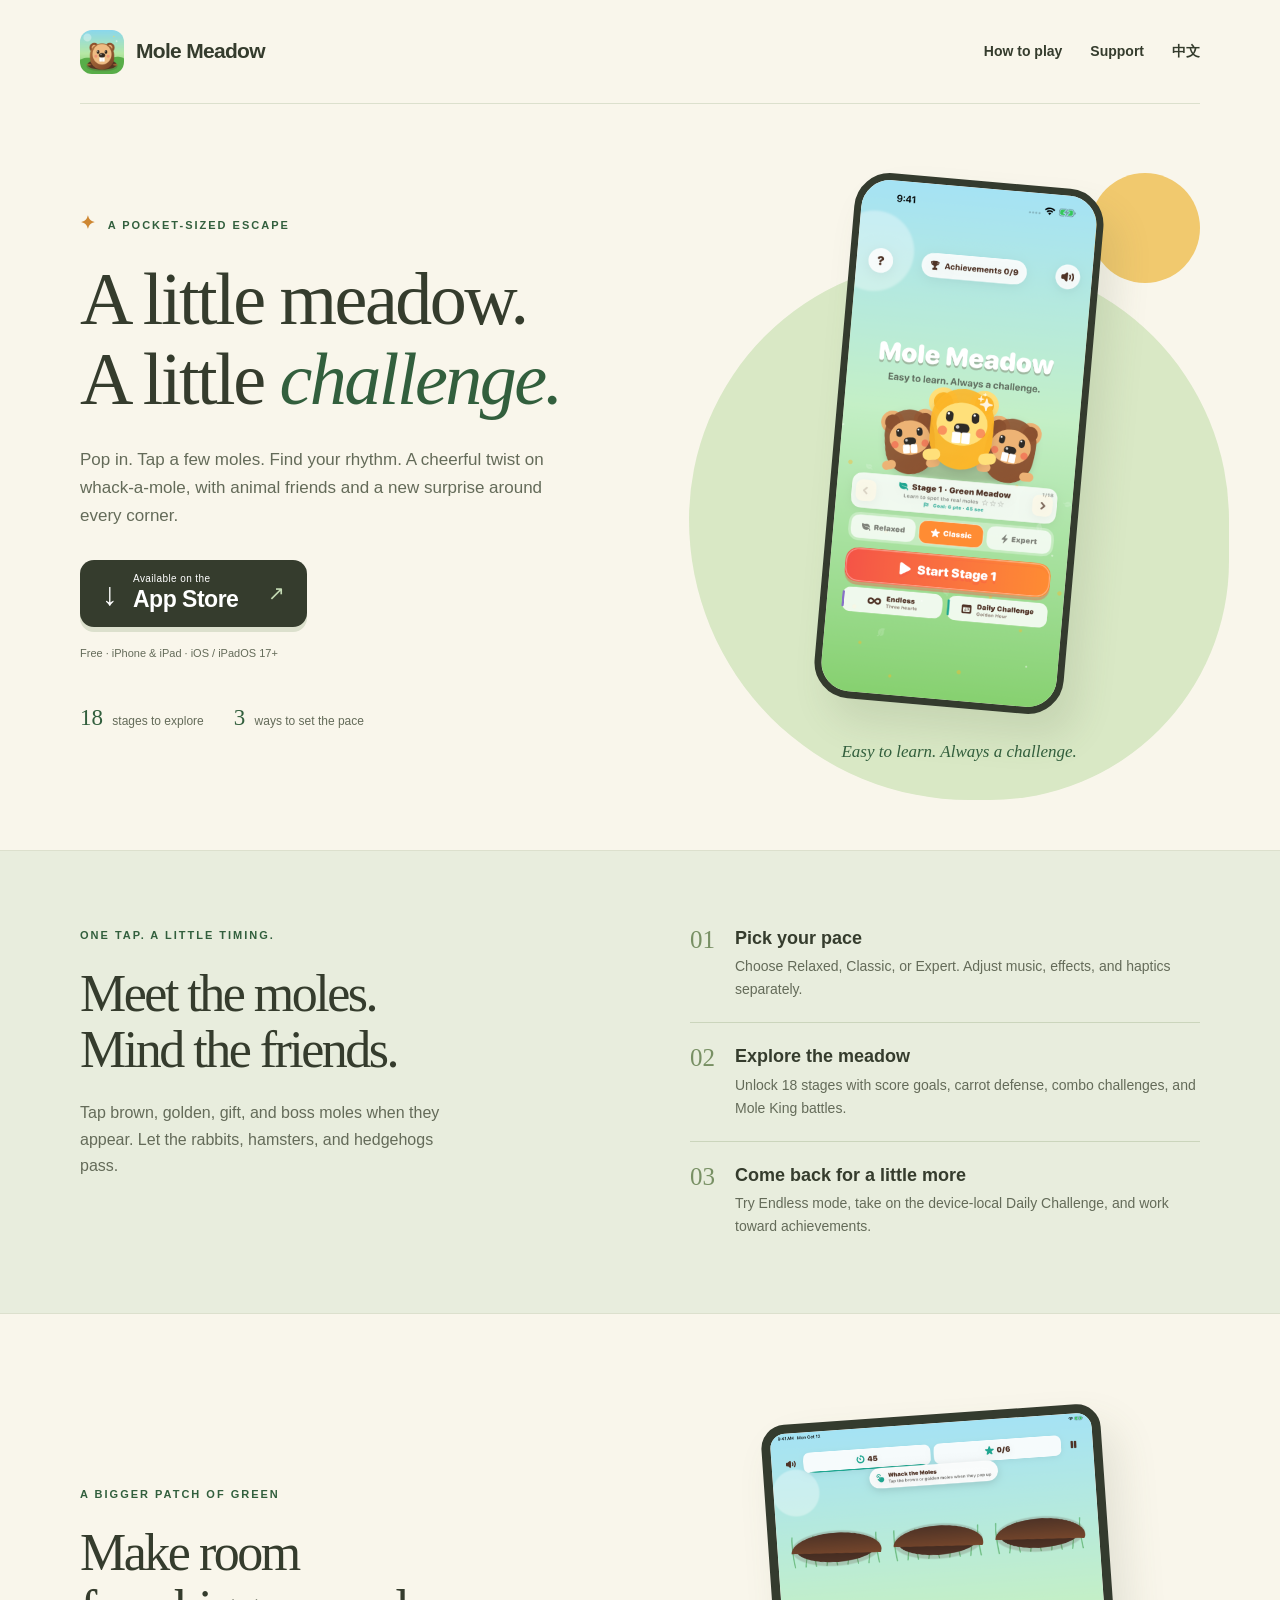
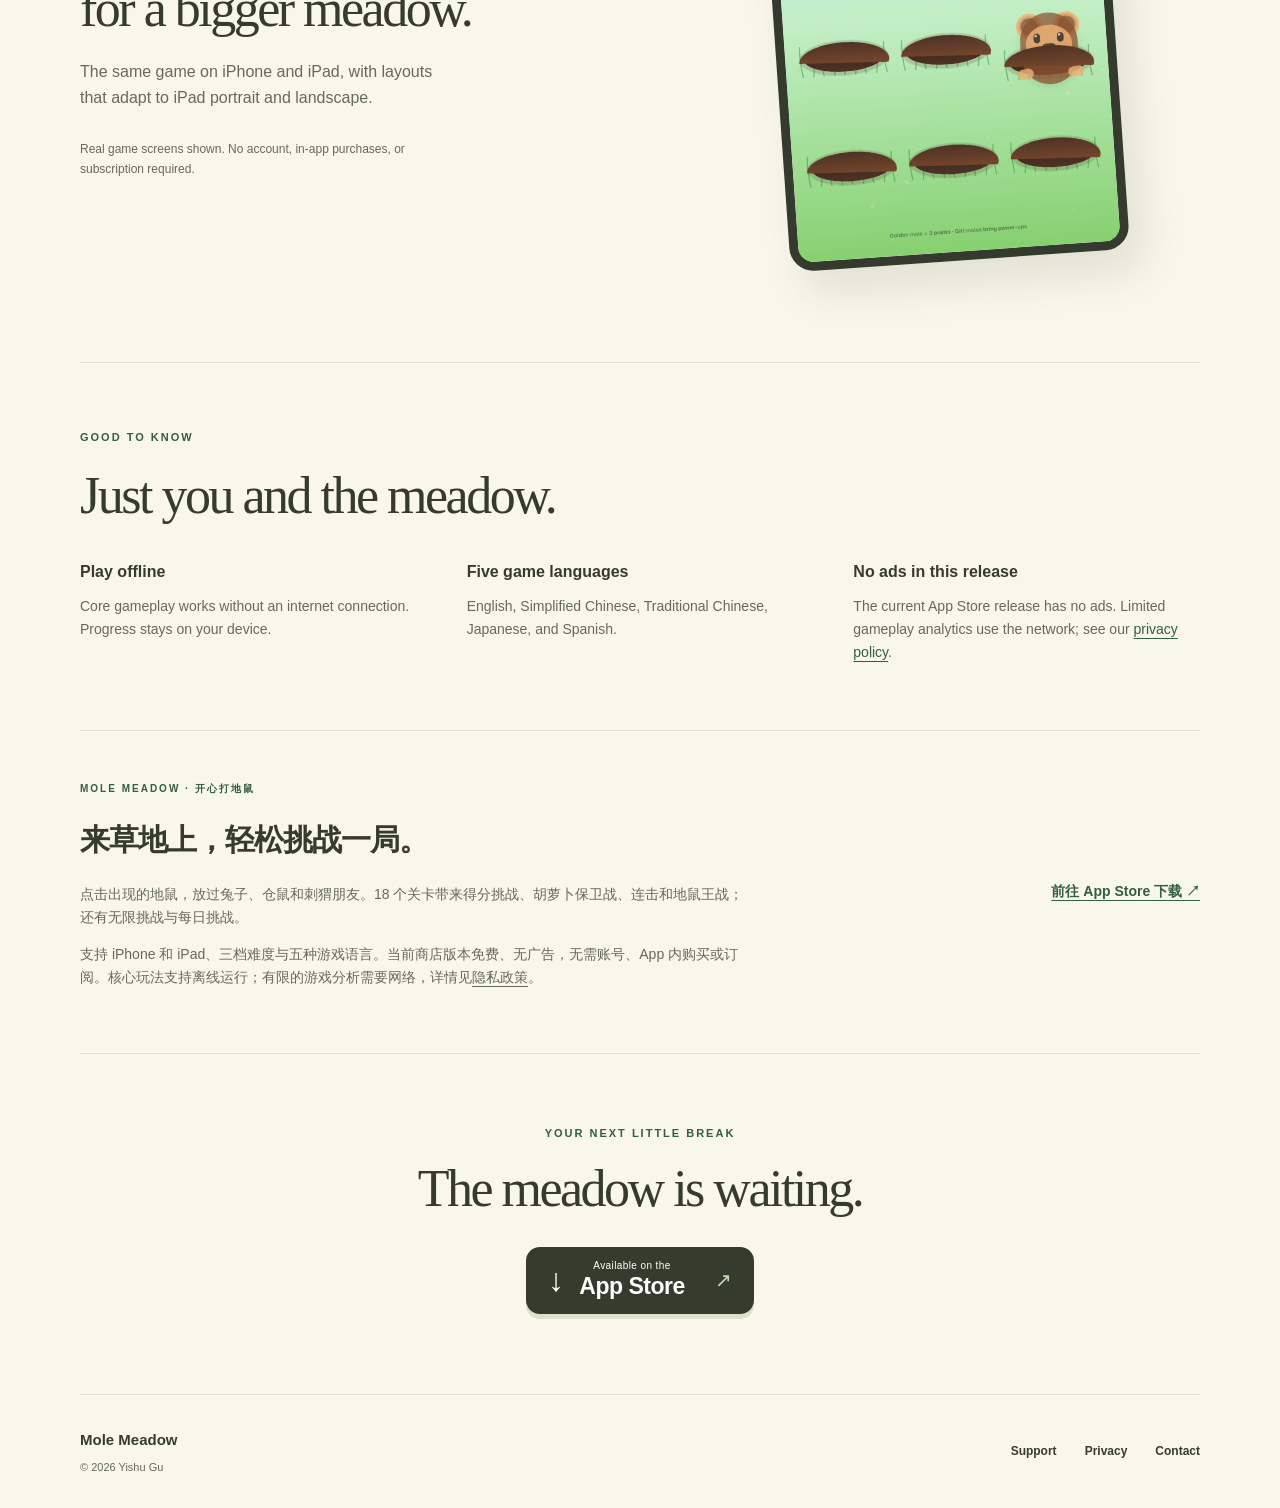
<file: index.html>
<!doctype html>
<html lang="en">
<head>
  <meta charset="utf-8">
  <meta name="viewport" content="width=device-width, initial-scale=1">
  <meta name="description" content="Mole Meadow is a cheerful whack-a-mole game for iPhone and iPad, with 18 stages, three difficulties, Endless mode, and a Daily Challenge.">
  <meta name="theme-color" content="#f9f6eb">
  <title>Mole Meadow — A little meadow. A little challenge.</title>
  <link rel="icon" href="assets/app-icon.png" type="image/png">
  <link rel="stylesheet" href="landing.css">
</head>
<body>
  <a class="skip" href="#main">Skip to content</a>
  <header class="site-header wrap">
    <a class="brand" href="./" aria-label="Mole Meadow home">
      <img src="assets/app-icon.png" width="44" height="44" alt="">
      <span>Mole Meadow</span>
    </a>
    <nav aria-label="Main navigation">
      <a href="#play">How to play</a>
      <a href="support/">Support</a>
      <a href="#zh-hans" lang="zh-Hans">中文</a>
    </nav>
  </header>

  <main id="main">
    <section class="hero wrap" aria-labelledby="hero-title">
      <div class="hero-copy">
        <p class="eyebrow"><span aria-hidden="true">✦</span> A pocket-sized escape</p>
        <h1 id="hero-title">A little meadow.<br>A little <em>challenge.</em></h1>
        <p class="intro">Pop in. Tap a few moles. Find your rhythm. A cheerful twist on whack-a-mole, with animal friends and a new surprise around every corner.</p>
        <a class="download" href="https://apps.apple.com/app/id6797381958" aria-label="Download Mole Meadow on the App Store">
          <span class="download-symbol" aria-hidden="true">↓</span>
          <span><small>Available on the</small><strong>App Store</strong></span>
          <span class="download-arrow" aria-hidden="true">↗</span>
        </a>
        <p class="availability">Free · iPhone &amp; iPad · iOS / iPadOS 17+</p>
        <div class="hero-details" aria-label="Game features">
          <span><strong>18</strong> stages to explore</span>
          <span><strong>3</strong> ways to set the pace</span>
        </div>
      </div>
      <figure class="hero-art">
        <span class="sun" aria-hidden="true"></span>
        <div class="phone"><img src="assets/iphone-home.png" width="1320" height="2868" alt="Mole Meadow home screen, with three smiling moles and Relaxed, Classic, and Expert difficulty options."></div>
        <figcaption>Easy to learn. Always a challenge.</figcaption>
      </figure>
    </section>

    <section class="play-section" id="play" aria-labelledby="play-title">
      <div class="wrap play-layout">
        <div>
          <p class="eyebrow">One tap. A little timing.</p>
          <h2 id="play-title">Meet the moles.<br>Mind the friends.</h2>
          <p>Tap brown, golden, gift, and boss moles when they appear. Let the rabbits, hamsters, and hedgehogs pass.</p>
        </div>
        <ol class="play-steps">
          <li><span class="step-number">01</span><div><h3>Pick your pace</h3><p>Choose Relaxed, Classic, or Expert. Adjust music, effects, and haptics separately.</p></div></li>
          <li><span class="step-number">02</span><div><h3>Explore the meadow</h3><p>Unlock 18 stages with score goals, carrot defense, combo challenges, and Mole King battles.</p></div></li>
          <li><span class="step-number">03</span><div><h3>Come back for a little more</h3><p>Try Endless mode, take on the device-local Daily Challenge, and work toward achievements.</p></div></li>
        </ol>
      </div>
    </section>

    <section class="ipad-section wrap" aria-labelledby="ipad-title">
      <div class="ipad-copy">
        <p class="eyebrow">A bigger patch of green</p>
        <h2 id="ipad-title">Make room<br>for a bigger meadow.</h2>
        <p>The same game on iPhone and iPad, with layouts that adapt to iPad portrait and landscape.</p>
        <p class="quiet-note">Real game screens shown. No account, in-app purchases, or subscription required.</p>
      </div>
      <figure class="tablet"><img src="assets/ipad-classic.png" width="2064" height="2752" alt="Mole Meadow gameplay on iPad: a three-by-three grid of mole holes on a green meadow." loading="lazy"></figure>
    </section>

    <section class="good-to-know wrap" aria-labelledby="details-title">
      <p class="eyebrow">Good to know</p>
      <h2 id="details-title">Just you and the meadow.</h2>
      <dl>
        <div><dt>Play offline</dt><dd>Core gameplay works without an internet connection. Progress stays on your device.</dd></div>
        <div><dt>Five game languages</dt><dd>English, Simplified Chinese, Traditional Chinese, Japanese, and Spanish.</dd></div>
        <div><dt>No ads in this release</dt><dd>The current App Store release has no ads. Limited gameplay analytics use the network; see our <a href="privacy/">privacy policy</a>.</dd></div>
      </dl>
    </section>

    <section class="chinese wrap" id="zh-hans" lang="zh-Hans" aria-labelledby="chinese-title">
      <div>
        <p class="eyebrow">Mole Meadow · 开心打地鼠</p>
        <h2 id="chinese-title">来草地上，轻松挑战一局。</h2>
        <p>点击出现的地鼠，放过兔子、仓鼠和刺猬朋友。18 个关卡带来得分挑战、胡萝卜保卫战、连击和地鼠王战；还有无限挑战与每日挑战。</p>
        <p>支持 iPhone 和 iPad、三档难度与五种游戏语言。当前商店版本免费、无广告，无需账号、App 内购买或订阅。核心玩法支持离线运行；有限的游戏分析需要网络，详情见<a href="privacy/#zh-hans">隐私政策</a>。</p>
      </div>
      <a class="text-link" href="https://apps.apple.com/app/id6797381958">前往 App Store 下载 <span aria-hidden="true">↗</span></a>
    </section>

    <section class="last-call wrap" aria-labelledby="download-title">
      <p class="eyebrow">Your next little break</p>
      <h2 id="download-title">The meadow is waiting.</h2>
      <a class="download" href="https://apps.apple.com/app/id6797381958"><span class="download-symbol" aria-hidden="true">↓</span><span><small>Available on the</small><strong>App Store</strong></span><span class="download-arrow" aria-hidden="true">↗</span></a>
    </section>
  </main>

  <footer class="site-footer wrap">
    <div><strong>Mole Meadow</strong><p>© 2026 Yishu Gu</p></div>
    <nav aria-label="Footer navigation"><a href="support/">Support</a><a href="privacy/">Privacy</a><a href="mailto:team.emitu@gmail.com">Contact</a></nav>
  </footer>
</body>
</html>
</file>
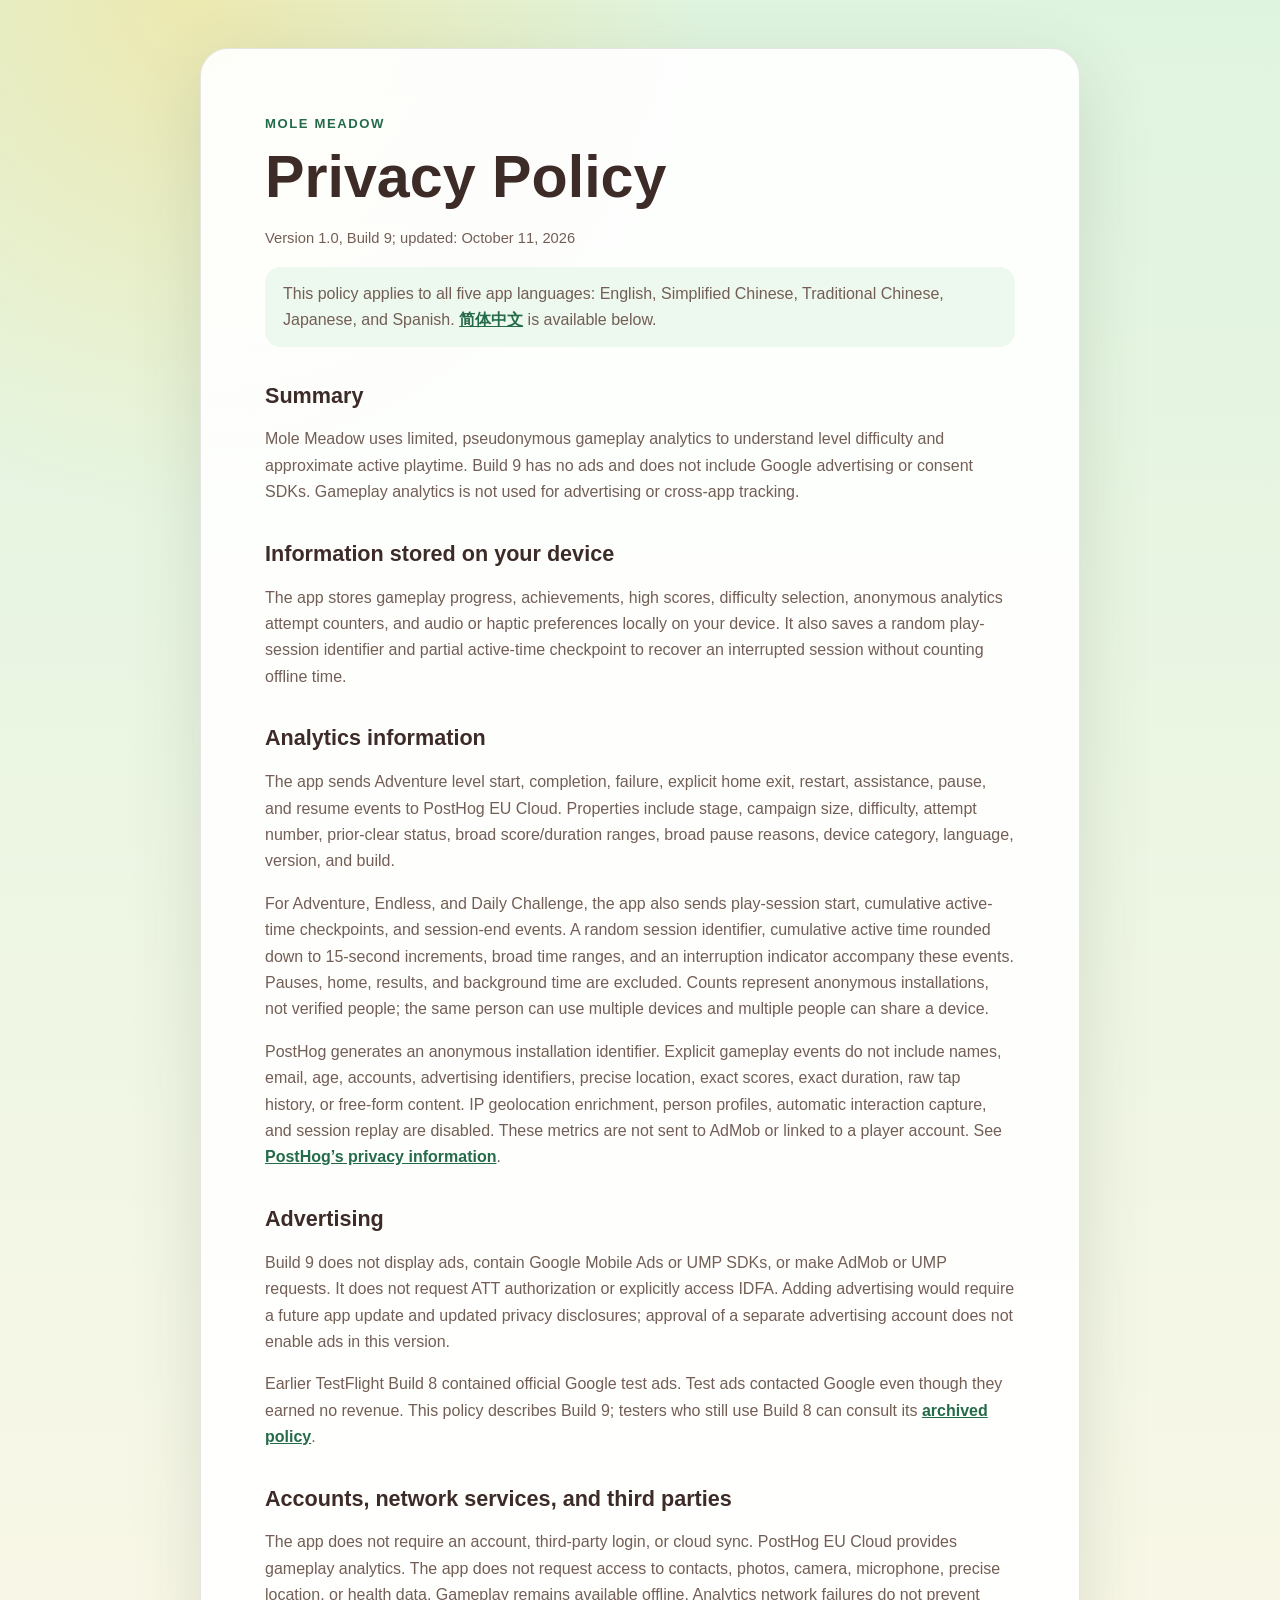
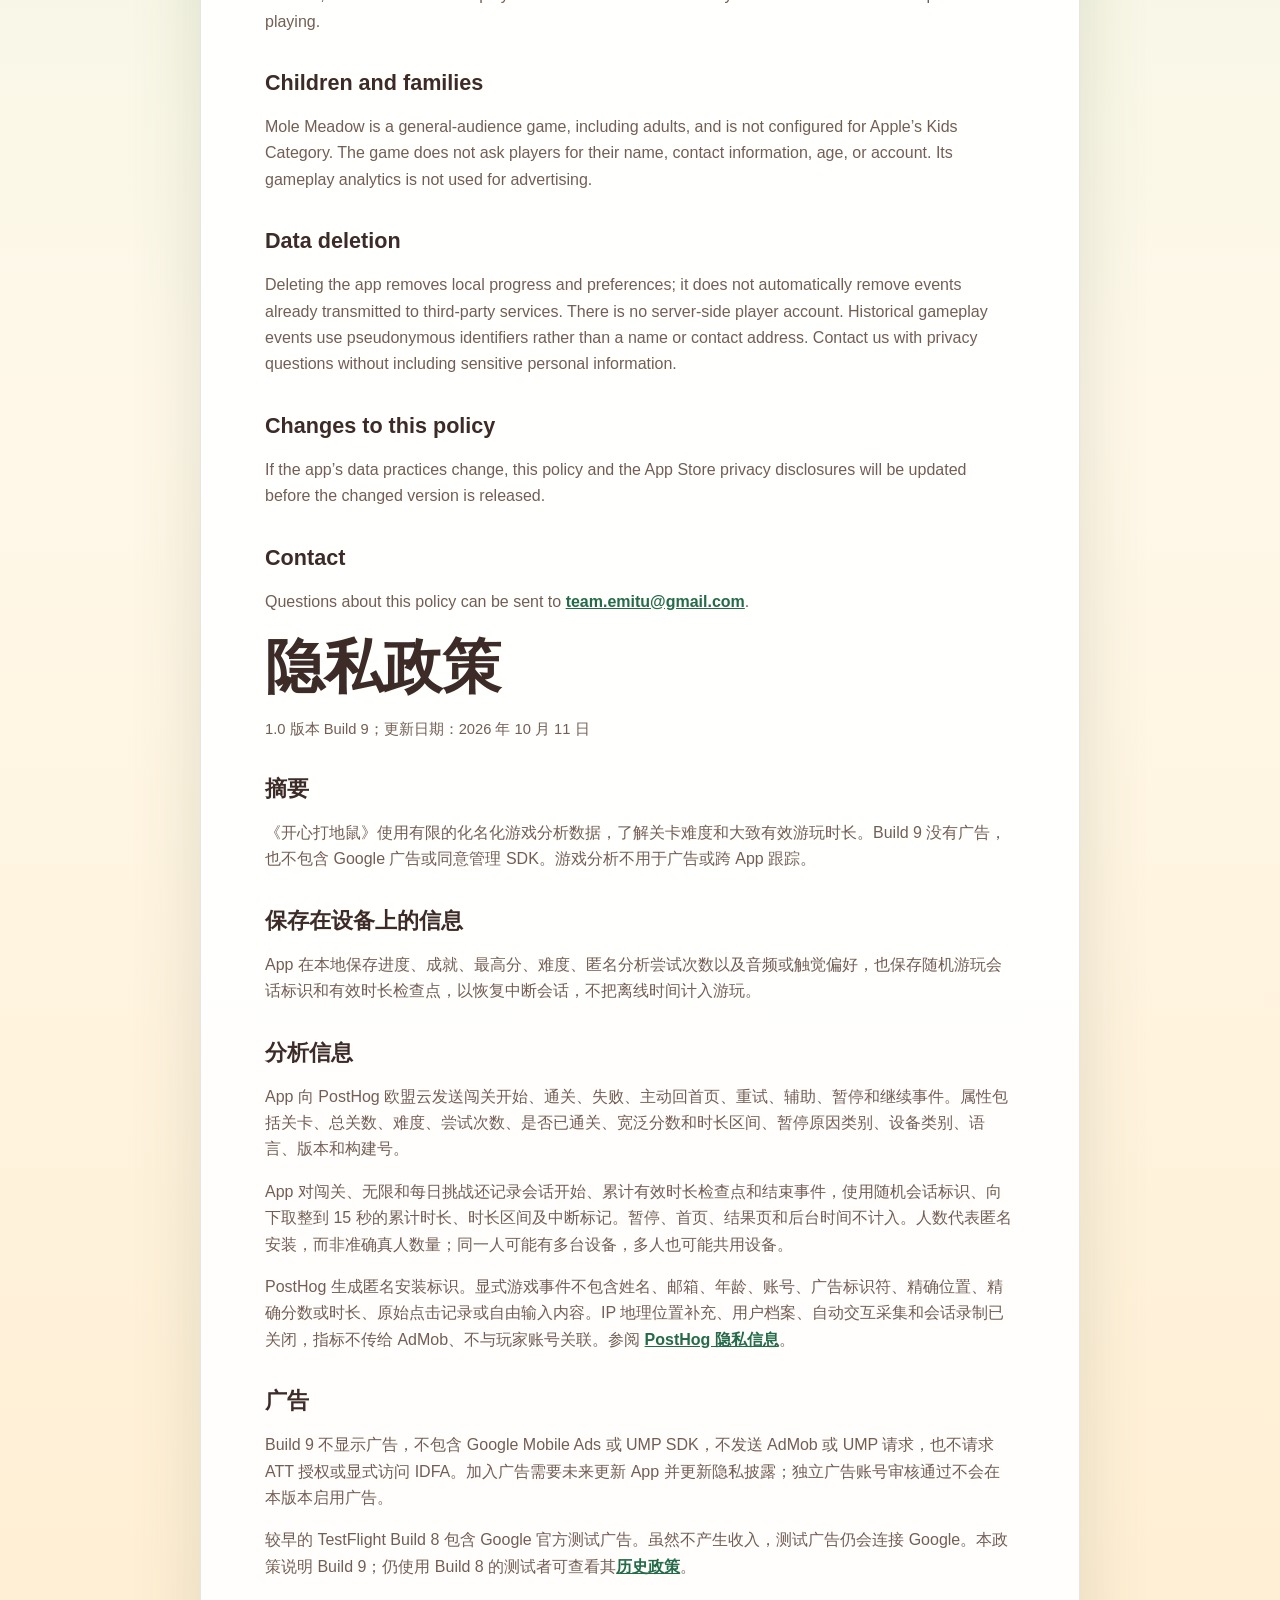
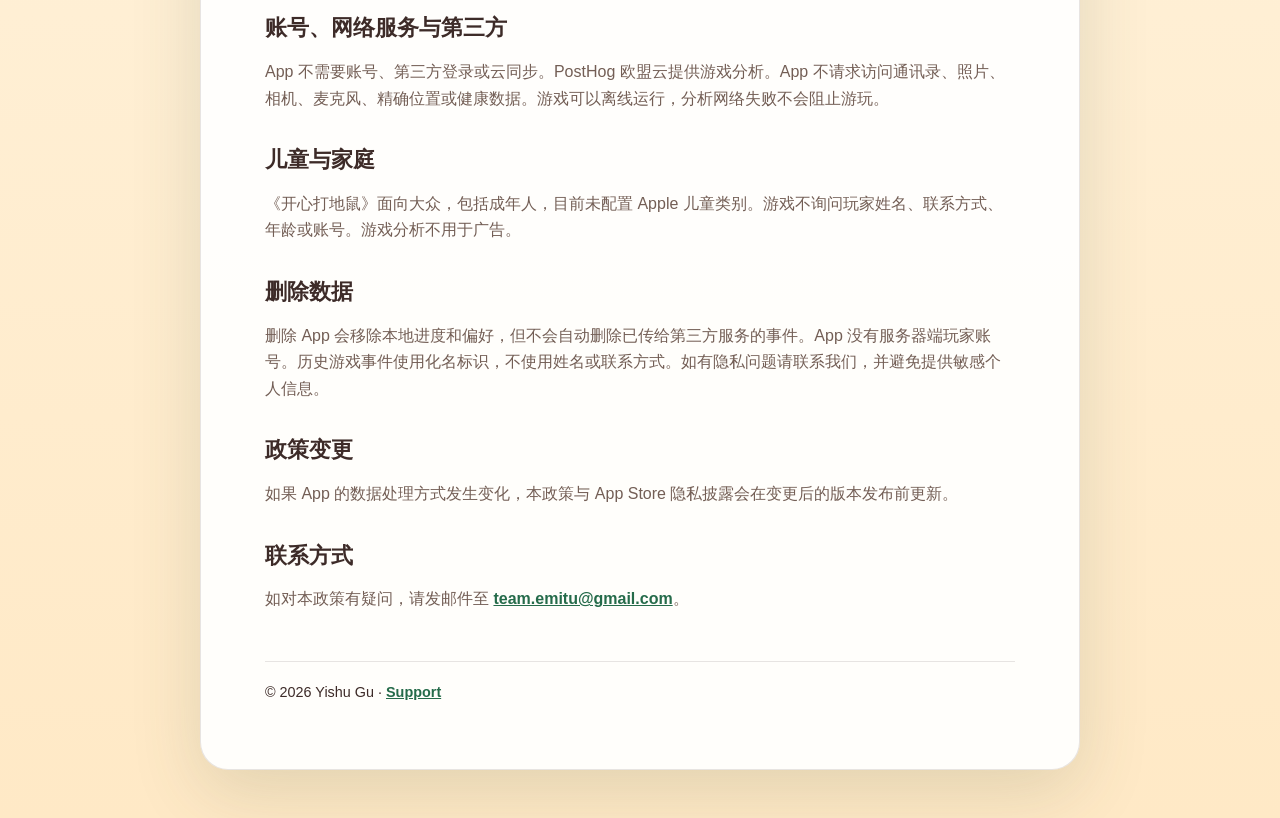
<file: privacy/index.html>
<!doctype html>
<html lang="en">
<head>
  <meta charset="utf-8">
  <meta name="viewport" content="width=device-width, initial-scale=1">
  <meta name="description" content="Privacy policy for the Mole Meadow iPhone and iPad game.">
  <title>Mole Meadow Privacy Policy</title>
  <link rel="stylesheet" href="../styles.css">
</head>
<body>
  <main>
    <p class="eyebrow">Mole Meadow</p>
    <h1>Privacy Policy</h1>
    <p class="updated">Version 1.0, Build 9; updated: October 11, 2026</p>
    <p class="language-note">This policy applies to all five app languages: English, Simplified Chinese, Traditional Chinese, Japanese, and Spanish. <a href="#zh-hans">简体中文</a> is available below.</p>

    <h2>Summary</h2>
    <p>Mole Meadow uses limited, pseudonymous gameplay analytics to understand level difficulty and approximate active playtime. Build 9 has no ads and does not include Google advertising or consent SDKs. Gameplay analytics is not used for advertising or cross-app tracking.</p>

    <h2>Information stored on your device</h2>
    <p>The app stores gameplay progress, achievements, high scores, difficulty selection, anonymous analytics attempt counters, and audio or haptic preferences locally on your device. It also saves a random play-session identifier and partial active-time checkpoint to recover an interrupted session without counting offline time.</p>

    <h2>Analytics information</h2>
    <p>The app sends Adventure level start, completion, failure, explicit home exit, restart, assistance, pause, and resume events to PostHog EU Cloud. Properties include stage, campaign size, difficulty, attempt number, prior-clear status, broad score/duration ranges, broad pause reasons, device category, language, version, and build.</p>
    <p>For Adventure, Endless, and Daily Challenge, the app also sends play-session start, cumulative active-time checkpoints, and session-end events. A random session identifier, cumulative active time rounded down to 15-second increments, broad time ranges, and an interruption indicator accompany these events. Pauses, home, results, and background time are excluded. Counts represent anonymous installations, not verified people; the same person can use multiple devices and multiple people can share a device.</p>
    <p>PostHog generates an anonymous installation identifier. Explicit gameplay events do not include names, email, age, accounts, advertising identifiers, precise location, exact scores, exact duration, raw tap history, or free-form content. IP geolocation enrichment, person profiles, automatic interaction capture, and session replay are disabled. These metrics are not sent to AdMob or linked to a player account. See <a href="https://posthog.com/privacy">PostHog’s privacy information</a>.</p>

    <h2>Advertising</h2>
    <p>Build 9 does not display ads, contain Google Mobile Ads or UMP SDKs, or make AdMob or UMP requests. It does not request ATT authorization or explicitly access IDFA. Adding advertising would require a future app update and updated privacy disclosures; approval of a separate advertising account does not enable ads in this version.</p>
    <p>Earlier TestFlight Build 8 contained official Google test ads. Test ads contacted Google even though they earned no revenue. This policy describes Build 9; testers who still use Build 8 can consult its <a href="https://github.com/porphyrio777/mole-meadow-support/blob/94df3c623a0b48858c0d2570c64e68e9df870777/privacy/index.html">archived policy</a>.</p>

    <h2>Accounts, network services, and third parties</h2>
    <p>The app does not require an account, third-party login, or cloud sync. PostHog EU Cloud provides gameplay analytics. The app does not request access to contacts, photos, camera, microphone, precise location, or health data. Gameplay remains available offline. Analytics network failures do not prevent playing.</p>

    <h2>Children and families</h2>
    <p>Mole Meadow is a general-audience game, including adults, and is not configured for Apple’s Kids Category. The game does not ask players for their name, contact information, age, or account. Its gameplay analytics is not used for advertising.</p>

    <h2>Data deletion</h2>
    <p>Deleting the app removes local progress and preferences; it does not automatically remove events already transmitted to third-party services. There is no server-side player account. Historical gameplay events use pseudonymous identifiers rather than a name or contact address. Contact us with privacy questions without including sensitive personal information.</p>

    <h2>Changes to this policy</h2>
    <p>If the app’s data practices change, this policy and the App Store privacy disclosures will be updated before the changed version is released.</p>

    <h2>Contact</h2>
    <p>Questions about this policy can be sent to <a href="mailto:team.emitu@gmail.com">team.emitu@gmail.com</a>.</p>

    <section id="zh-hans" lang="zh-Hans">
      <h1>隐私政策</h1>
      <p class="updated">1.0 版本 Build 9；更新日期：2026 年 10 月 11 日</p>

      <h2>摘要</h2>
      <p>《开心打地鼠》使用有限的化名化游戏分析数据，了解关卡难度和大致有效游玩时长。Build 9 没有广告，也不包含 Google 广告或同意管理 SDK。游戏分析不用于广告或跨 App 跟踪。</p>

      <h2>保存在设备上的信息</h2>
      <p>App 在本地保存进度、成就、最高分、难度、匿名分析尝试次数以及音频或触觉偏好，也保存随机游玩会话标识和有效时长检查点，以恢复中断会话，不把离线时间计入游玩。</p>

      <h2>分析信息</h2>
      <p>App 向 PostHog 欧盟云发送闯关开始、通关、失败、主动回首页、重试、辅助、暂停和继续事件。属性包括关卡、总关数、难度、尝试次数、是否已通关、宽泛分数和时长区间、暂停原因类别、设备类别、语言、版本和构建号。</p>
      <p>App 对闯关、无限和每日挑战还记录会话开始、累计有效时长检查点和结束事件，使用随机会话标识、向下取整到 15 秒的累计时长、时长区间及中断标记。暂停、首页、结果页和后台时间不计入。人数代表匿名安装，而非准确真人数量；同一人可能有多台设备，多人也可能共用设备。</p>
      <p>PostHog 生成匿名安装标识。显式游戏事件不包含姓名、邮箱、年龄、账号、广告标识符、精确位置、精确分数或时长、原始点击记录或自由输入内容。IP 地理位置补充、用户档案、自动交互采集和会话录制已关闭，指标不传给 AdMob、不与玩家账号关联。参阅 <a href="https://posthog.com/privacy">PostHog 隐私信息</a>。</p>

      <h2>广告</h2>
      <p>Build 9 不显示广告，不包含 Google Mobile Ads 或 UMP SDK，不发送 AdMob 或 UMP 请求，也不请求 ATT 授权或显式访问 IDFA。加入广告需要未来更新 App 并更新隐私披露；独立广告账号审核通过不会在本版本启用广告。</p>
      <p>较早的 TestFlight Build 8 包含 Google 官方测试广告。虽然不产生收入，测试广告仍会连接 Google。本政策说明 Build 9；仍使用 Build 8 的测试者可查看其<a href="https://github.com/porphyrio777/mole-meadow-support/blob/94df3c623a0b48858c0d2570c64e68e9df870777/privacy/index.html">历史政策</a>。</p>

      <h2>账号、网络服务与第三方</h2>
      <p>App 不需要账号、第三方登录或云同步。PostHog 欧盟云提供游戏分析。App 不请求访问通讯录、照片、相机、麦克风、精确位置或健康数据。游戏可以离线运行，分析网络失败不会阻止游玩。</p>

      <h2>儿童与家庭</h2>
      <p>《开心打地鼠》面向大众，包括成年人，目前未配置 Apple 儿童类别。游戏不询问玩家姓名、联系方式、年龄或账号。游戏分析不用于广告。</p>

      <h2>删除数据</h2>
      <p>删除 App 会移除本地进度和偏好，但不会自动删除已传给第三方服务的事件。App 没有服务器端玩家账号。历史游戏事件使用化名标识，不使用姓名或联系方式。如有隐私问题请联系我们，并避免提供敏感个人信息。</p>

      <h2>政策变更</h2>
      <p>如果 App 的数据处理方式发生变化，本政策与 App Store 隐私披露会在变更后的版本发布前更新。</p>

      <h2>联系方式</h2>
      <p>如对本政策有疑问，请发邮件至 <a href="mailto:team.emitu@gmail.com">team.emitu@gmail.com</a>。</p>
    </section>

    <footer>© 2026 Yishu Gu · <a href="../support/">Support</a></footer>
  </main>
</body>
</html>
</file>
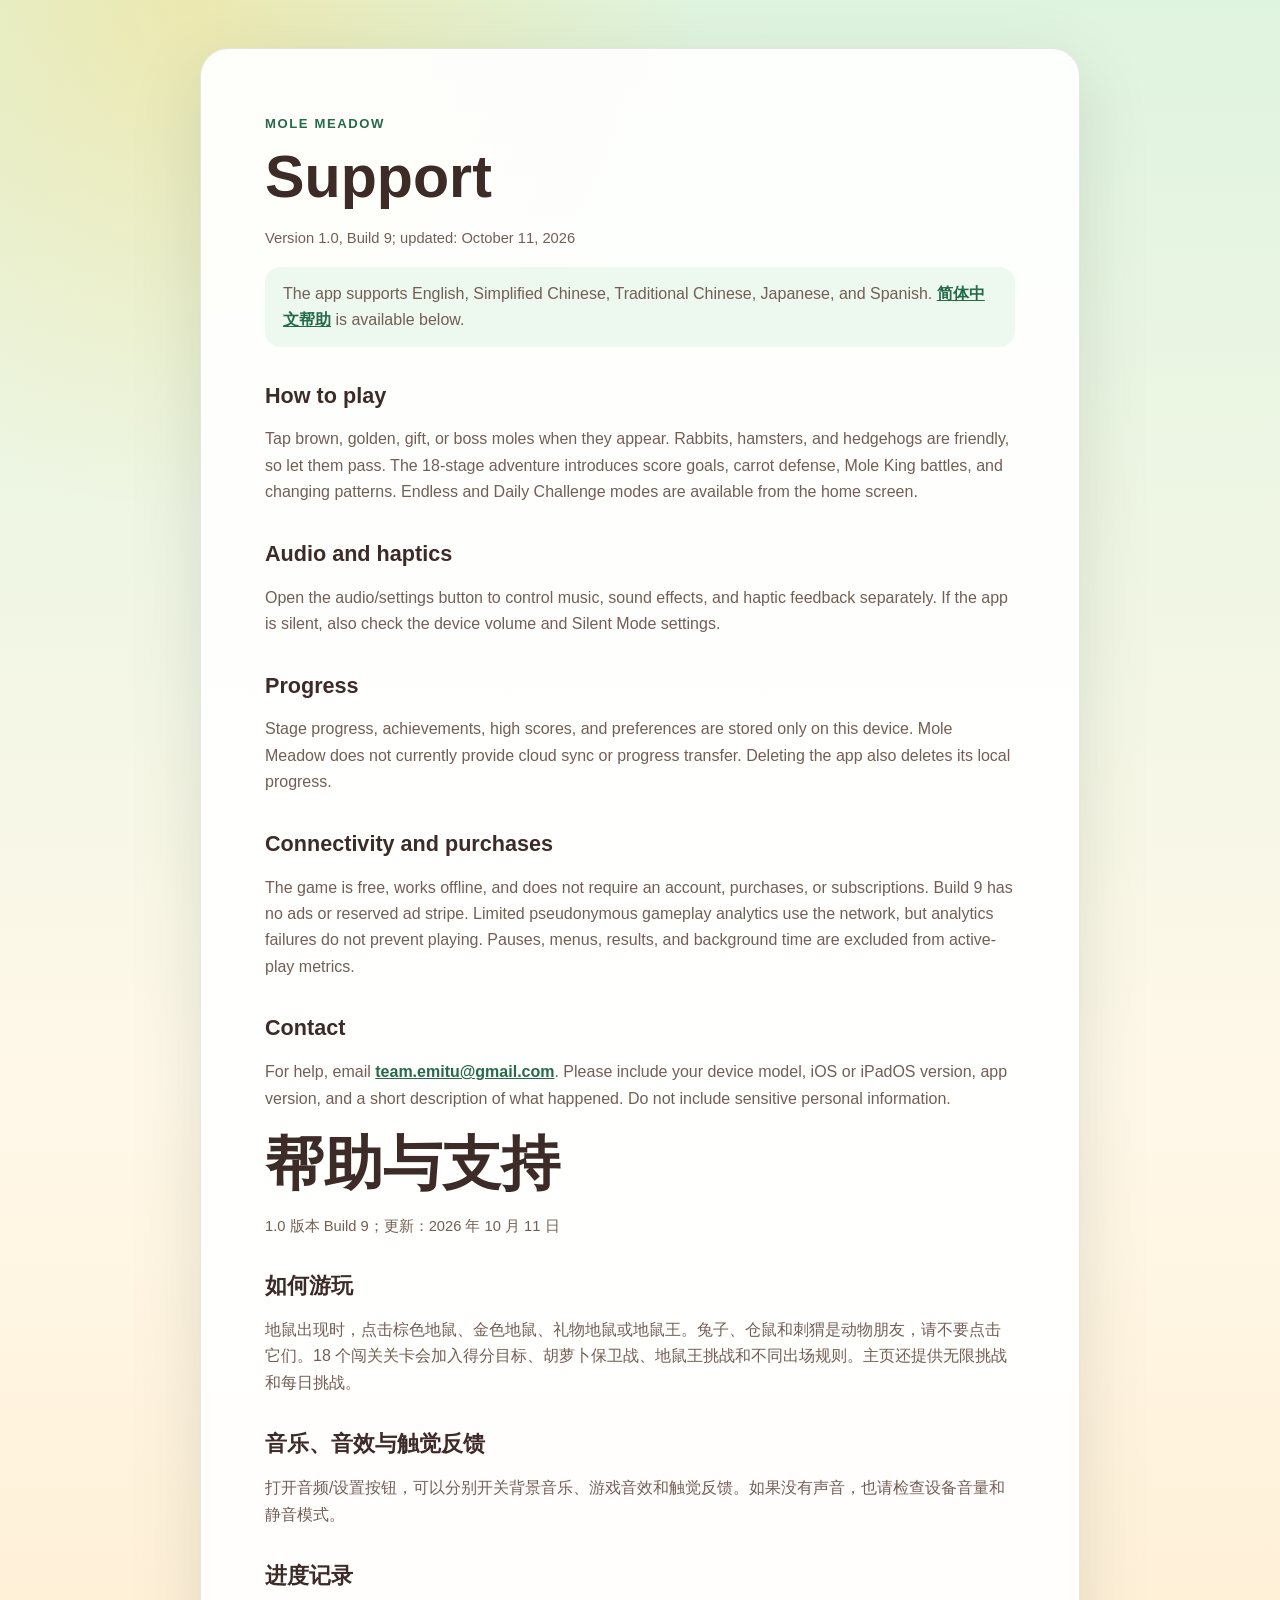
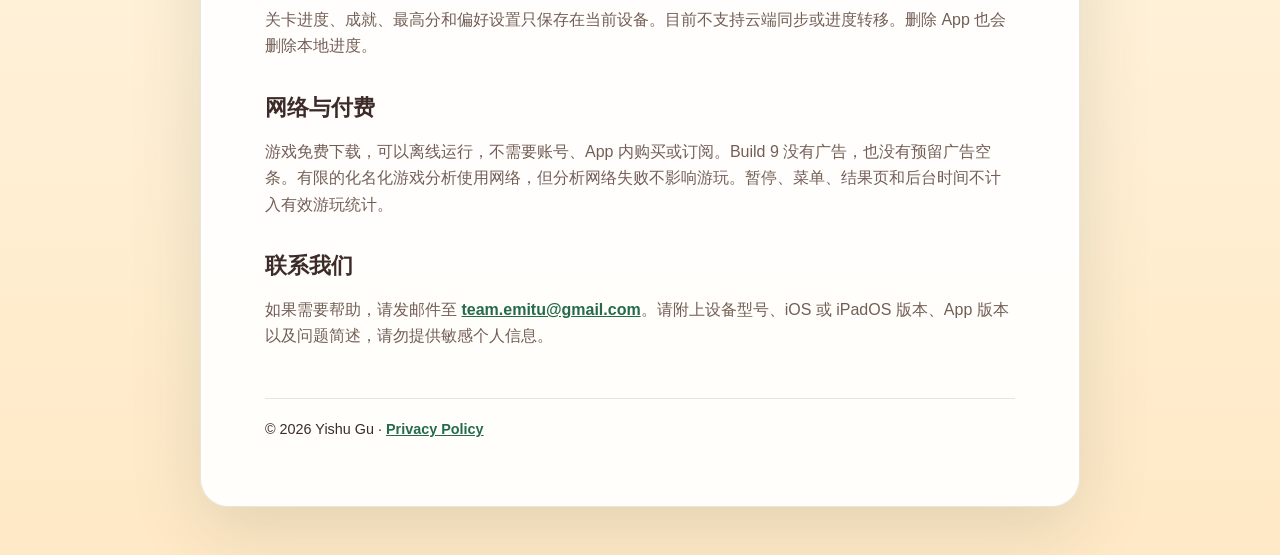
<file: support/index.html>
<!doctype html>
<html lang="en">
<head>
  <meta charset="utf-8">
  <meta name="viewport" content="width=device-width, initial-scale=1">
  <meta name="description" content="Support for the Mole Meadow iPhone and iPad game.">
  <title>Mole Meadow Support</title>
  <link rel="stylesheet" href="../styles.css">
</head>
<body>
  <main>
    <p class="eyebrow">Mole Meadow</p>
    <h1>Support</h1>
    <p class="updated">Version 1.0, Build 9; updated: October 11, 2026</p>
    <p class="language-note">The app supports English, Simplified Chinese, Traditional Chinese, Japanese, and Spanish. <a href="#zh-hans">简体中文帮助</a> is available below.</p>

    <h2>How to play</h2>
    <p>Tap brown, golden, gift, or boss moles when they appear. Rabbits, hamsters, and hedgehogs are friendly, so let them pass. The 18-stage adventure introduces score goals, carrot defense, Mole King battles, and changing patterns. Endless and Daily Challenge modes are available from the home screen.</p>

    <h2>Audio and haptics</h2>
    <p>Open the audio/settings button to control music, sound effects, and haptic feedback separately. If the app is silent, also check the device volume and Silent Mode settings.</p>

    <h2>Progress</h2>
    <p>Stage progress, achievements, high scores, and preferences are stored only on this device. Mole Meadow does not currently provide cloud sync or progress transfer. Deleting the app also deletes its local progress.</p>

    <h2>Connectivity and purchases</h2>
    <p>The game is free, works offline, and does not require an account, purchases, or subscriptions. Build 9 has no ads or reserved ad stripe. Limited pseudonymous gameplay analytics use the network, but analytics failures do not prevent playing. Pauses, menus, results, and background time are excluded from active-play metrics.</p>

    <h2>Contact</h2>
    <p>For help, email <a href="mailto:team.emitu@gmail.com">team.emitu@gmail.com</a>. Please include your device model, iOS or iPadOS version, app version, and a short description of what happened. Do not include sensitive personal information.</p>

    <section id="zh-hans" lang="zh-Hans">
      <h1>帮助与支持</h1>
      <p class="updated">1.0 版本 Build 9；更新：2026 年 10 月 11 日</p>

      <h2>如何游玩</h2>
      <p>地鼠出现时，点击棕色地鼠、金色地鼠、礼物地鼠或地鼠王。兔子、仓鼠和刺猬是动物朋友，请不要点击它们。18 个闯关关卡会加入得分目标、胡萝卜保卫战、地鼠王挑战和不同出场规则。主页还提供无限挑战和每日挑战。</p>

      <h2>音乐、音效与触觉反馈</h2>
      <p>打开音频/设置按钮，可以分别开关背景音乐、游戏音效和触觉反馈。如果没有声音，也请检查设备音量和静音模式。</p>

      <h2>进度记录</h2>
      <p>关卡进度、成就、最高分和偏好设置只保存在当前设备。目前不支持云端同步或进度转移。删除 App 也会删除本地进度。</p>

      <h2>网络与付费</h2>
      <p>游戏免费下载，可以离线运行，不需要账号、App 内购买或订阅。Build 9 没有广告，也没有预留广告空条。有限的化名化游戏分析使用网络，但分析网络失败不影响游玩。暂停、菜单、结果页和后台时间不计入有效游玩统计。</p>

      <h2>联系我们</h2>
      <p>如果需要帮助，请发邮件至 <a href="mailto:team.emitu@gmail.com">team.emitu@gmail.com</a>。请附上设备型号、iOS 或 iPadOS 版本、App 版本以及问题简述，请勿提供敏感个人信息。</p>
    </section>

    <footer>© 2026 Yishu Gu · <a href="../privacy/">Privacy Policy</a></footer>
  </main>
</body>
</html>
</file>
<file: landing.css>
:root { color-scheme: light; --ink: #353c2d; --muted: #646b59; --green: #325f3d; --cream: #f9f6eb; --line: #dce0cd; }
* { box-sizing: border-box; }
html { scroll-behavior: smooth; scroll-padding-top: 28px; }
body { margin: 0; background: var(--cream); color: var(--ink); font-family: -apple-system, BlinkMacSystemFont, "Segoe UI", sans-serif; line-height: 1.65; }
a { color: inherit; text-underline-offset: 4px; }
a:focus-visible { outline: 3px solid #bb7023; outline-offset: 6px; border-radius: 4px; }
img { display: block; max-width: 100%; height: auto; }
.wrap { width: min(1120px, calc(100% - 64px)); margin-inline: auto; }
.skip { position: absolute; top: -80px; left: 16px; z-index: 5; background: white; padding: 12px 18px; }
.skip:focus { top: 12px; }
.site-header { display: flex; justify-content: space-between; align-items: center; gap: 24px; min-height: 104px; border-bottom: 1px solid var(--line); }
.brand { display: flex; align-items: center; gap: 12px; text-decoration: none; font-size: 21px; font-weight: 800; letter-spacing: -.7px; }
.brand img { width: 44px; height: 44px; border-radius: 12px; }
nav { display: flex; align-items: center; flex-wrap: wrap; gap: 28px; font-size: 14px; font-weight: 650; }
nav a { text-decoration: none; }
nav a:hover { text-decoration: underline; }
.hero { display: grid; grid-template-columns: 1.2fr 1fr; align-items: center; gap: 60px; padding-block: 76px 84px; }
.eyebrow { margin: 0 0 22px; color: var(--green); text-transform: uppercase; font-size: 11px; font-weight: 800; letter-spacing: 2px; }
.eyebrow span { color: #ce8732; margin-right: 6px; font-size: 18px; }
h1, h2 { font-family: Georgia, "Times New Roman", serif; font-weight: 500; letter-spacing: -2.5px; line-height: 1.08; }
h1 { margin: 0 0 26px; font-size: clamp(46px, 5.8vw, 74px); }
h1 em { color: var(--green); font-weight: 400; }
.intro { color: var(--muted); max-width: 470px; font-size: 17px; margin-bottom: 30px; }
.download { display: inline-flex; align-items: center; gap: 15px; min-height: 67px; padding: 11px 22px; border-radius: 14px; background: var(--ink); color: white; text-decoration: none; box-shadow: 0 5px 0 #dce0cd; transition: background .15s; }
.download:hover { background: var(--green); }
.download-symbol { font-size: 32px; line-height: 1; }
.download small, .download strong { display: block; line-height: 1.3; }
.download small { font-size: 10px; letter-spacing: .4px; }
.download strong { font-size: 23px; letter-spacing: -.5px; }
.download-arrow { margin-left: 15px; font-size: 20px; color: #c5dbb5; }
.availability { font-size: 11px; color: var(--muted); margin-top: 17px; }
.hero-details { display: flex; flex-wrap: wrap; gap: 30px; margin-top: 37px; font-size: 12px; color: var(--muted); }
.hero-details strong { font-family: Georgia, serif; font-size: 23px; font-weight: 400; color: var(--green); margin-right: 6px; }
.hero-art { position: relative; isolation: isolate; margin: 0; text-align: center; }
.hero-art::before { content: ""; position: absolute; z-index: -1; width: 112%; aspect-ratio: 1; top: 80px; left: -6%; background: #d9e8c5; border-radius: 50% 50% 46% 54%; }
.sun { position: absolute; z-index: -1; width: 110px; height: 110px; right: 0; top: -7px; background: #f1c96e; border-radius: 50%; }
.phone { position: relative; margin: 0 auto; width: 250px; border: 7px solid #343b2e; border-radius: 36px; overflow: hidden; box-shadow: 16px 23px 36px #52654322; transform: rotate(5deg); }
.phone img { width: 100%; }
.hero-art figcaption { margin-top: 31px; color: var(--green); font-family: Georgia, serif; font-style: italic; font-size: 17px; }
h2 { font-size: clamp(35px, 4.3vw, 52px); margin: 0 0 22px; }
h3 { font-size: 18px; margin: 0 0 5px; line-height: 1.35; }
p { margin-top: 0; }
.play-section { background: #e8eddd; border-block: 1px solid var(--line); padding-block: 75px; }
.play-layout { display: grid; grid-template-columns: 1fr 1fr; gap: 100px; }
.play-layout > div > p:last-child { color: var(--muted); max-width: 360px; }
.play-steps { list-style: none; padding: 0; margin: 0; }
.play-steps li { display: flex; align-items: start; gap: 20px; padding: 21px 0; border-bottom: 1px solid #cbd5bc; }
.play-steps li:first-child { padding-top: 0; }
.play-steps li:last-child { border-bottom: 0; padding-bottom: 0; }
.play-steps p { margin: 0; color: var(--muted); font-size: 14px; }
.step-number { color: #789064; font-family: Georgia, serif; font-size: 25px; line-height: 1.1; }
.ipad-section { display: grid; grid-template-columns: 1fr 1fr; gap: 100px; align-items: center; padding-block: 100px; }
.ipad-copy > p { max-width: 360px; color: var(--muted); }
.ipad-copy .eyebrow { color: var(--green); }
.quiet-note { font-size: 12px; padding-top: 12px; }
.tablet { margin: 0 auto; width: 340px; border: 9px solid #343b2e; border-radius: 24px; overflow: hidden; transform: rotate(-4deg); box-shadow: 14px 23px 40px #52654322; }
.good-to-know { border-top: 1px solid var(--line); padding-block: 65px; }
.good-to-know dl { display: grid; grid-template-columns: repeat(3, 1fr); gap: 40px; margin: 35px 0 0; }
.good-to-know dt { font-weight: 750; margin-bottom: 10px; }
.good-to-know dd { margin: 0; font-size: 14px; color: var(--muted); }
.good-to-know dd a { color: var(--green); }
.chinese { border-top: 1px solid var(--line); padding-block: 50px; display: flex; justify-content: space-between; align-items: center; gap: 50px; }
.chinese h2 { font-family: -apple-system, BlinkMacSystemFont, "Segoe UI", sans-serif; font-size: 30px; font-weight: 750; line-height: 1.4; letter-spacing: -1px; }
.chinese p { max-width: 670px; font-size: 14px; color: var(--muted); }
.chinese .eyebrow { font-size: 10px; color: var(--green); }
.text-link { flex-shrink: 0; font-size: 14px; font-weight: 750; color: var(--green); }
.last-call { border-top: 1px solid var(--line); padding-block: 70px 80px; text-align: center; }
.last-call .eyebrow { margin-bottom: 18px; }
.last-call h2 { margin-bottom: 30px; }
.site-footer { border-top: 1px solid var(--line); padding-block: 32px; display: flex; align-items: center; justify-content: space-between; gap: 24px; }
.site-footer strong { font-size: 15px; }
.site-footer p { margin: 5px 0 0; color: var(--muted); font-size: 11px; }
.site-footer nav { font-size: 12px; }
@media (max-width: 850px) {
  .hero { gap: 30px; }
  .hero-art::before { width: 105%; left: -2.5%; }
  .sun { width: 80px; height: 80px; }
  .phone { width: 220px; }
  .play-layout, .ipad-section { gap: 50px; }
  .tablet { width: 285px; }
  .chinese { flex-direction: column; align-items: start; gap: 12px; }
}
@media (max-width: 620px) {
  .wrap { width: calc(100% - 40px); }
  .site-header { min-height: 90px; gap: 12px; }
  .brand { font-size: 17px; gap: 8px; }
  .brand img { width: 34px; height: 34px; border-radius: 9px; }
  .site-header nav { gap: 14px; font-size: 12px; }
  .site-header nav a:first-child { display: none; }
  .hero { grid-template-columns: 1fr; padding-block: 48px 54px; gap: 45px; }
  h1 { font-size: clamp(42px, 11vw, 64px); letter-spacing: -2px; }
  .intro { font-size: 16px; }
  .hero-details { margin-top: 27px; gap: 20px; }
  .hero-art { width: 100%; max-width: 360px; margin: 0 auto; }
  .hero-art::before { width: 96%; left: 2%; top: 86px; }
  .phone { width: 220px; }
  .sun { right: 15px; }
  .play-section { padding-block: 48px; }
  .play-layout, .ipad-section { grid-template-columns: 1fr; gap: 34px; }
  .ipad-section { padding-block: 60px; }
  .tablet { width: min(285px, 88%); }
  .good-to-know { padding-block: 45px; }
  .good-to-know dl { grid-template-columns: 1fr; gap: 25px; }
  .good-to-know dd { max-width: 450px; }
  .chinese { padding-block: 40px; }
  .chinese h2 { font-size: 26px; }
  .last-call { padding-block: 50px; }
  .site-footer { align-items: start; }
  .site-footer nav { flex-direction: column; align-items: end; gap: 9px; }
}
@media (prefers-reduced-motion: reduce) { html { scroll-behavior: auto; } .download { transition: none; } }
</file>
<file: styles.css>
:root {
  color-scheme: light;
  --ink: #3d2b28;
  --muted: #735e55;
  --leaf: #3f936b;
  --leaf-dark: #256b4a;
  --cream: #fff8e9;
  --card: rgba(255, 255, 255, 0.92);
  --line: rgba(61, 43, 40, 0.12);
}

* { box-sizing: border-box; }

body {
  margin: 0;
  color: var(--ink);
  background:
    radial-gradient(circle at 15% 0%, rgba(255, 216, 111, 0.42), transparent 32rem),
    linear-gradient(180deg, #dff4df 0%, var(--cream) 50%, #ffe9c6 100%);
  font-family: -apple-system, BlinkMacSystemFont, "Segoe UI", sans-serif;
  line-height: 1.65;
}

main {
  width: min(880px, calc(100% - 32px));
  margin: 48px auto;
  padding: clamp(28px, 6vw, 64px);
  background: var(--card);
  border: 1px solid var(--line);
  border-radius: 28px;
  box-shadow: 0 22px 70px rgba(67, 84, 55, 0.16);
}

.eyebrow {
  margin: 0 0 6px;
  color: var(--leaf-dark);
  font-size: 0.82rem;
  font-weight: 800;
  letter-spacing: 0.12em;
  text-transform: uppercase;
}

h1, h2 { line-height: 1.2; }
h1 { margin: 0 0 12px; font-size: clamp(2rem, 6vw, 3.7rem); }
h2 { margin-top: 2.2rem; font-size: 1.35rem; }
p, li { color: var(--muted); }
a { color: var(--leaf-dark); font-weight: 650; }
.updated { font-size: 0.92rem; }
.language-note { padding: 14px 18px; background: #edf8ee; border-radius: 16px; }
ul { padding-left: 1.2rem; }
footer { margin-top: 3rem; padding-top: 1.2rem; border-top: 1px solid var(--line); font-size: 0.9rem; }

@media (max-width: 520px) {
  main { margin: 16px auto; border-radius: 20px; }
}
</file>
